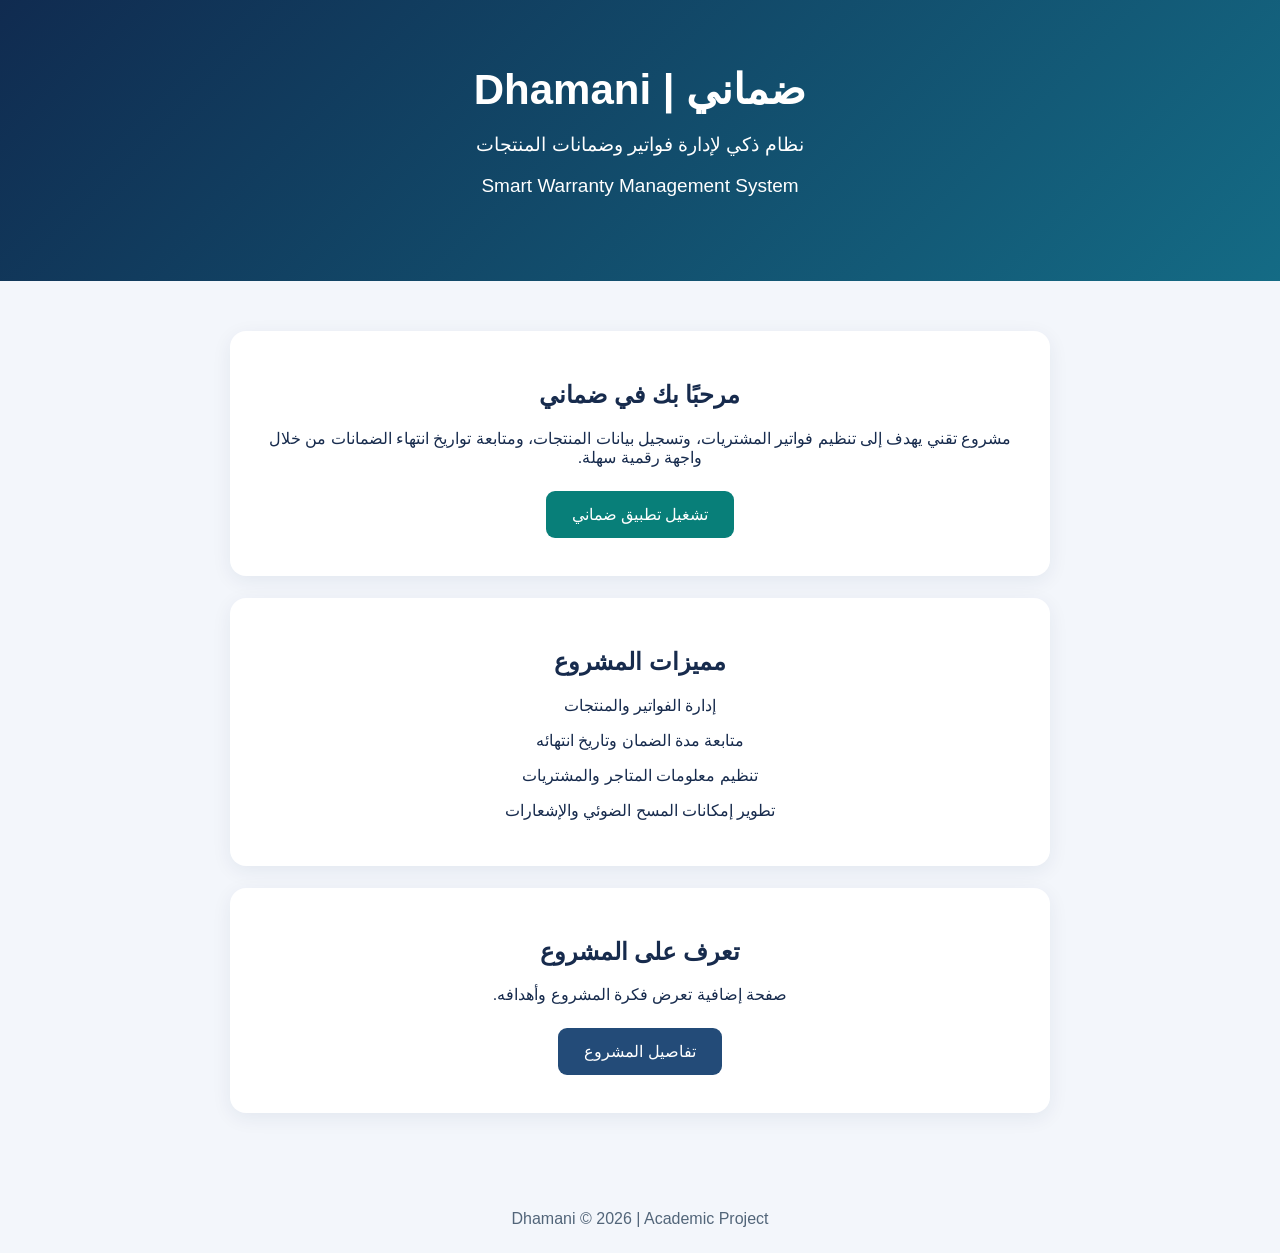
<file: index.html>
<!DOCTYPE html>
<html lang="ar" dir="rtl">
<head>
  <meta charset="UTF-8">
  <meta name="viewport" content="width=device-width, initial-scale=1">
  <title>ضماني | Dhamani</title>
  <style>
    * { box-sizing: border-box; }
    body {
      margin: 0;
      font-family: Tahoma, Arial, sans-serif;
      background: #f3f6fb;
      color: #172b4d;
      text-align: center;
    }
    header {
      background: linear-gradient(135deg, #102b50, #146b85);
      color: white;
      padding: 65px 20px;
    }
    h1 { font-size: 42px; margin: 0 0 12px; }
    header p { font-size: 19px; }
    main { max-width: 850px; margin: 35px auto; padding: 15px; }
    .card {
      background: white;
      padding: 30px;
      border-radius: 16px;
      margin-bottom: 22px;
      box-shadow: 0 5px 20px #102b5012;
    }
    .button {
      display: inline-block;
      background: #087f79;
      color: white;
      text-decoration: none;
      padding: 14px 26px;
      border-radius: 9px;
      margin: 8px;
    }
    .secondary { background: #234b78; }
    footer { padding: 25px; color: #526579; }
  </style>
</head>
<body>
  <header>
    <h1>ضماني | Dhamani</h1>
    <p>نظام ذكي لإدارة فواتير وضمانات المنتجات</p>
    <p>Smart Warranty Management System</p>
  </header>

  <main>
    <section class="card">
      <h2>مرحبًا بك في ضماني</h2>
      <p>
        مشروع تقني يهدف إلى تنظيم فواتير المشتريات،
        وتسجيل بيانات المنتجات، ومتابعة تواريخ
        انتهاء الضمانات من خلال واجهة رقمية سهلة.
      </p>
      <a class="button" href="https://dhamani.onrender.com/">
        تشغيل تطبيق ضماني
      </a>
    </section>

    <section class="card">
      <h2>مميزات المشروع</h2>
      <p>إدارة الفواتير والمنتجات</p>
      <p>متابعة مدة الضمان وتاريخ انتهائه</p>
      <p>تنظيم معلومات المتاجر والمشتريات</p>
      <p>تطوير إمكانات المسح الضوئي والإشعارات</p>
    </section>

    <section class="card">
      <h2>تعرف على المشروع</h2>
      <p>صفحة إضافية تعرض فكرة المشروع وأهدافه.</p>
      <a class="button secondary" href="about.html">
        تفاصيل المشروع
      </a>
    </section>
  </main>

  <footer>
    Dhamani © 2026 | Academic Project
  </footer>
</body>
</html>
</file>
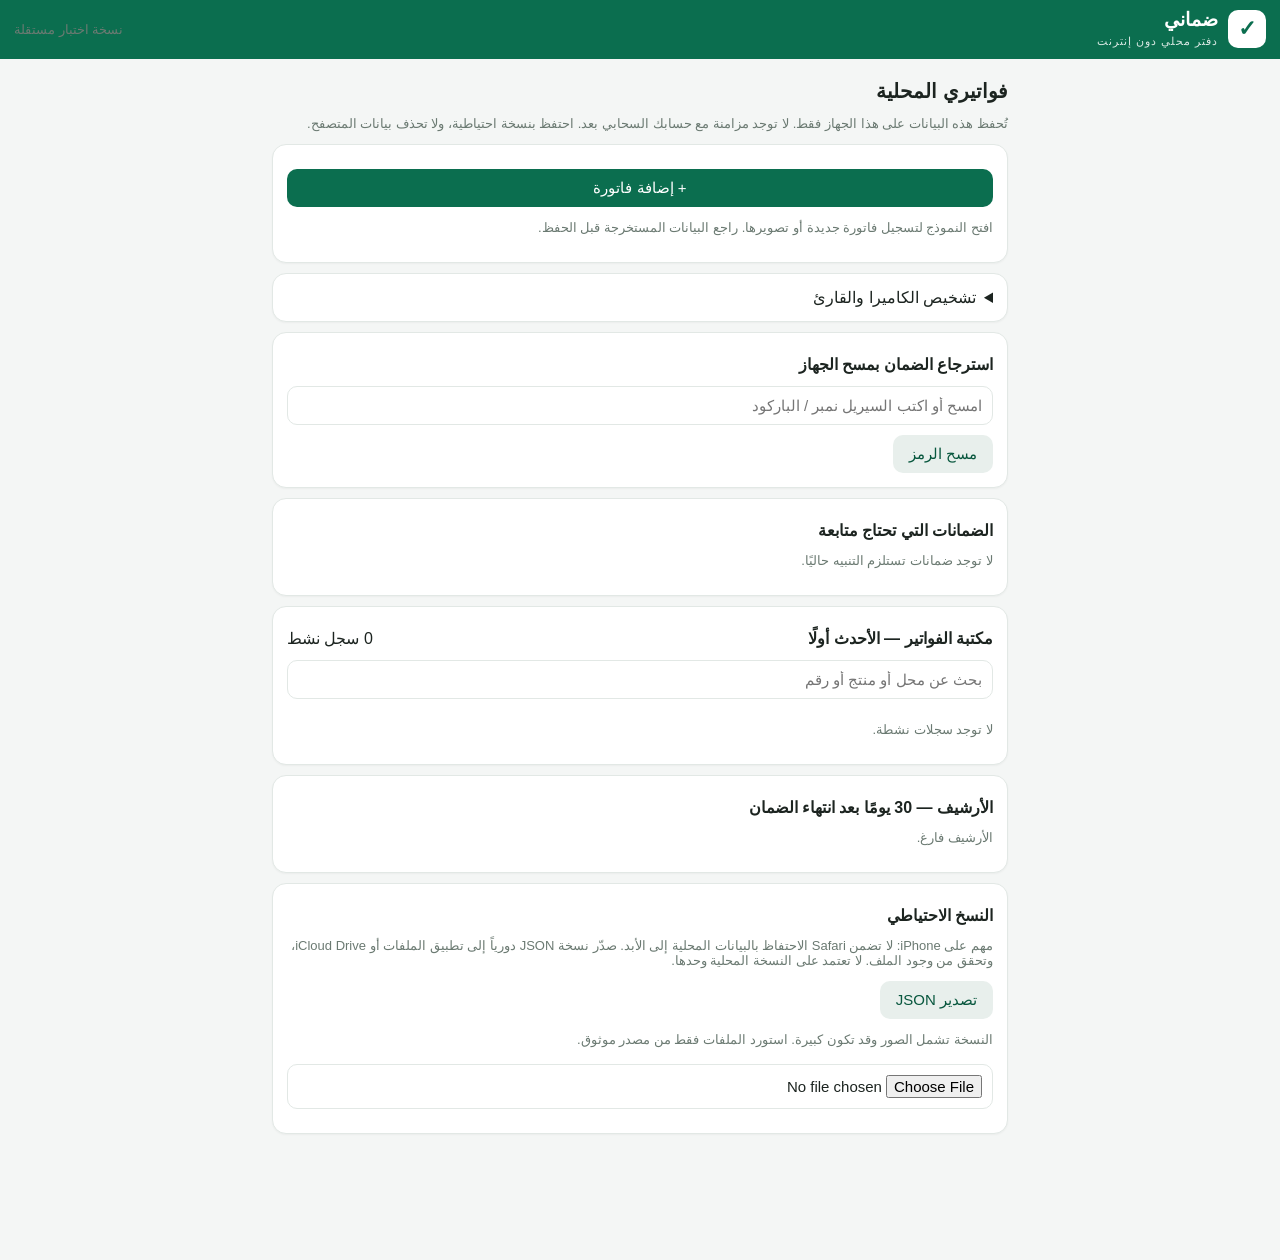
<file: offline-test/index.html>
<!doctype html>
<html lang="ar" dir="rtl"><head><meta charset="utf-8"><meta name="viewport" content="width=device-width,initial-scale=1,viewport-fit=cover"><meta name="theme-color" content="#0b6e4f"><title>ضماني — دفتر دون إنترنت</title><link rel="stylesheet" href="./styles.css"><link rel="manifest" href="./manifest.webmanifest"><meta name="apple-mobile-web-app-capable" content="yes"></head>
<body><header class="topbar"><div class="brand"><span class="logo">✓</span><div><strong>ضماني</strong><small>دفتر محلي دون إنترنت</small></div></div><span class="muted">نسخة اختبار مستقلة</span></header>
<main class="view"><h2>فواتيري المحلية</h2><p class="muted">تُحفظ هذه البيانات على هذا الجهاز فقط. لا توجد مزامنة مع حسابك السحابي بعد. احتفظ بنسخة احتياطية، ولا تحذف بيانات المتصفح.</p>
<div id="status" role="status" class="muted"></div><div class="card"><button id="addInvoice" type="button" class="btn block">+ إضافة فاتورة</button><p class="muted">افتح النموذج لتسجيل فاتورة جديدة أو تصويرها. راجع البيانات المستخرجة قبل الحفظ.</p></div>
<div id="invoicePanel" class="card" hidden><h3>إضافة فاتورة</h3><form id="form">
<label for="product">اسم المنتج</label><input id="product" required maxlength="150">
<label for="warrantyMonths">مدة الضمان بالأشهر</label><input id="warrantyMonths" type="number" min="0" max="600" step="1" placeholder="مثال: 12">
<label for="date">تاريخ بداية الضمان (تاريخ الشراء)</label><input id="date" type="date" required>
<label for="end">تاريخ انتهاء الضمان (يُحسب تلقائيًا)</label><input id="end" type="date" required>
<label for="price">سعر الشراء</label><input id="price" type="number" min="0" step="0.001">
<label for="currency">العملة</label><input id="currency" maxlength="10" placeholder="OMR">
<label for="merchant">اسم المحل</label><input id="merchant" required maxlength="150">
<label for="phones">أرقام هواتف المحل</label><input id="phones" type="tel" maxlength="150">
<label for="country">الدولة</label><input id="country" maxlength="100" value="سلطنة عمان">
<label for="governorate">المحافظة (إن وجدت)</label><input id="governorate" maxlength="100">
<label for="wilayat">الولاية (إن وجدت)</label><input id="wilayat" maxlength="100">
<label for="details">تفاصيل إضافية وشروط الضمان</label><textarea id="details" rows="3"></textarea>
<label for="warrantyNumber">رقم شهادة الضمان (إن وجد)</label><input id="warrantyNumber" maxlength="100">
<label for="serial">الرقم التسلسلي أو الباركود أو QR</label><input id="serial" maxlength="250" autocomplete="off">
<div id="liveScanner" class="card" hidden><h3>ماسح ضماني المباشر</h3><video id="scanVideo" autoplay playsinline muted style="width:100%;max-height:340px;background:#111;border-radius:12px;object-fit:contain"></video><p class="muted">وجّه الكاميرا إلى الرمز. يصدر صوت وتغلق الكاميرا عند نجاح القراءة.</p><button id="stopScan" type="button" class="btn secondary">إغلاق الماسح</button></div>
<button class="btn" type="button" id="scan">مسح باركود</button><button class="btn" type="button" id="scanQR">مسح QR مخصص</button>
<input id="barcodePhoto" type="file" accept="image/*" capture="environment" hidden>
<div style="margin-top:20px"><label>صورة الفاتورة الأصلية</label>
<input id="receipt" type="file" accept="image/*,application/pdf" hidden><input id="receiptCamera" type="file" accept="image/*" capture="environment" hidden>
<button class="btn" type="button" id="extractReceipt">تصوير فاتورة بالكاميرا</button>
<button class="btn" type="button" id="chooseReceipt">اختيار فاتورة من ألبوم الصور أو الملفات</button>
<p id="ocrReview" role="status" class="muted">ستظهر هنا الحقول التي تحتاج مراجعة أو إدخالًا يدويًا.</p><p id="selectedReceiptName" class="muted">لم يتم اختيار فاتورة بعد</p>
<p class="muted">قراءة OCR تجريبية؛ قد تخطئ في النصوص أو الأرقام. البيانات غير المؤكدة تُترك للمراجعة اليدوية. يدعم الصور وPDF (حتى أول 5 صفحات). الصورة الأصلية تحفظ عند حفظ الفاتورة.</p>
<details><summary>عرض النص المقروء للتدقيق</summary><textarea id="ocrText" rows="6" readonly placeholder="النص المستخرج"></textarea></details></div>
<label for="extraReceipts">صور إضافية لنفس الفاتورة (اختياري)</label><input id="extraReceipts" type="file" accept="image/*,application/pdf" multiple><p class="muted">يمكن إرفاق صور متعددة لنفس الضمان؛ تُحفظ الملفات الأصلية مع السجل.</p><button class="btn block" type="submit">حفظ الفاتورة</button></form></div>
<div class="card"><details><summary>تشخيص الكاميرا والقارئ</summary><button id="scannerDiag" type="button" class="btn secondary">تشخيص الكاميرا والقارئ</button><pre id="scannerDiagResult" style="white-space:pre-wrap;direction:ltr;text-align:left;font-size:12px"></pre></details></div>
<div class="card"><h3>استرجاع الضمان بمسح الجهاز</h3><input id="lookup" placeholder="امسح أو اكتب السيريل نمبر / الباركود"><button class="btn secondary" type="button" id="lookupScan">مسح الرمز</button><div id="lookupResult" role="status"></div></div><div class="card"><h3>الضمانات التي تحتاج متابعة</h3><div id="reminders"></div></div><div class="card"><div class="row"><h3>مكتبة الفواتير — الأحدث أولًا</h3><span id="count"></span></div><input id="search" placeholder="بحث عن محل أو منتج أو رقم"><div id="records"></div></div>
<div class="card"><h3>الأرشيف — 30 يومًا بعد انتهاء الضمان</h3><div id="archive"></div></div><div id="receiptDetails" class="card" hidden><h3>تفاصيل الفاتورة المحددة</h3><div id="receiptDetailsContent"></div><button class="btn secondary" id="closeReceiptDetails" type="button">إغلاق التفاصيل</button></div><div class="card"><h3>النسخ الاحتياطي</h3><p class="muted">مهم على iPhone: لا تضمن Safari الاحتفاظ بالبيانات المحلية إلى الأبد. صدّر نسخة JSON دورياً إلى تطبيق الملفات أو iCloud Drive، وتحقق من وجود الملف. لا تعتمد على النسخة المحلية وحدها.</p><button class="btn secondary" id="export" type="button">تصدير JSON</button><p class="muted">النسخة تشمل الصور وقد تكون كبيرة. استورد الملفات فقط من مصدر موثوق.</p><input id="import" type="file" accept="application/json,.json" aria-label="استيراد نسخة احتياطية"><div id="importResult" class="card" role="status" hidden></div><div id="importReview" class="card" hidden><p id="importSummary" role="status"></p><button id="importConfirm" class="btn" type="button">تأكيد استيراد النسخة</button> <button id="importCancel" class="btn secondary" type="button">إلغاء</button></div></div>
</main><script>
'use strict';
const $=id=>document.getElementById(id), esc=s=>String(s??'').replace(/[&<>"']/g,c=>({'&':'&amp;','<':'&lt;','>':'&gt;','"':'&quot;',"'":'&#39;'}[c]));
let db;
const ready=new Promise((resolve,reject)=>{const req=indexedDB.open('dhamani-offline-v1',1);req.onupgradeneeded=()=>{if(!req.result.objectStoreNames.contains('receipts'))req.result.createObjectStore('receipts',{keyPath:'id'});};req.onsuccess=()=>{db=req.result;resolve()};req.onerror=()=>reject(req.error)});
const tx=(mode,action)=>new Promise((resolve,reject)=>{const t=db.transaction('receipts',mode),s=t.objectStore('receipts');let result;const q=action(s);q.onsuccess=()=>result=q.result;t.oncomplete=()=>resolve(result);t.onerror=()=>reject(t.error)});
const all=()=>tx('readonly',s=>s.getAll());
let editingId=null;
let originalReceipt=null;
let originalAttachments=[];

const notify=msg=>$('status').textContent=msg;
function fileData(file){return new Promise((resolve,reject)=>{if(!file)return resolve(null);if(file.size>5*1024*1024)return reject(Error('حجم الملف أكبر من 5 ميجابايت'));const r=new FileReader;r.onload=()=>resolve({name:file.name,type:file.type,data:r.result});r.onerror=()=>reject(r.error);r.readAsDataURL(file)})}
let ocrWorker=null;
function parseReceiptText(raw){
 const lines=String(raw||'').replace(/[٠-٩]/g,d=>String('٠١٢٣٤٥٦٧٨٩'.indexOf(d))).replace(/[۰-۹]/g,d=>String('۰۱۲۳۴۵۶۷۸۹'.indexOf(d))).split(/\r?\n/).map(x=>x.trim()).filter(Boolean);
 const text=lines.join(' ');
 const result={merchant:'',product:'',country:'',governorate:'',wilayat:'',phones:'',date:'',months:0,price:'',currency:'',serial:'',warrantyNumber:'',details:''};
 const merchantLine=lines.find(x=>/(?:L\.?\s*L\.?\s*C\.?|شركة|TRADING|EQUIPMENTS|STORE|SHOP|MARKET|محل|مؤسسة|ESTABLISHMENT|LLC)/i.test(x)&&x.length<110);
 if(merchantLine)result.merchant=merchantLine.trim();
 const countryRules=[[/U\.?\s*A\.?\s*E\.?|United Arab Emirates|الإمارات/i,'الإمارات العربية المتحدة'],[/\bOMAN\b|سلطنة عمان/i,'سلطنة عمان'],[/Saudi Arabia|السعودية/i,'المملكة العربية السعودية'],[/\bQATAR\b|قطر/i,'قطر'],[/\bBAHRAIN\b|البحرين/i,'البحرين'],[/\bKUWAIT\b|الكويت/i,'الكويت']];
 for(const [pattern,value] of countryRules)if(pattern.test(text)){result.country=value;break}
 const labeled=(pattern)=>lines.map(x=>x.match(pattern)).find(Boolean);
 const warranty=labeled(/(?:warranty|guarantee)\s*(?:certificate\s*)?(?:no\.?|number|#)|(?:رقم\s*(?:شهادة\s*)?الضمان)/i);
 const warrantyNumber=text.match(/(?:warranty|guarantee)\s*(?:certificate\s*)?(?:no\.?|number|#)\s*[:#-]?\s*([A-Z0-9-]{4,24})|رقم\s*(?:شهادة\s*)?الضمان\s*[:#-]?\s*([A-Z0-9-]{4,24})/i);
 if(warrantyNumber)result.warrantyNumber=warrantyNumber[1]||warrantyNumber[2];
 const dates=[...text.matchAll(/\b([0-3]?\d)[\/.-]([01]?\d)[\/.-](20\d{2})\b|\b(20\d{2})[\/.-]([01]?\d)[\/.-]([0-3]?\d)\b/g)];
 const validDate=m=>{const y=Number(m[3]||m[4]),mo=Number(m[2]||m[5]),d=Number(m[1]||m[6]);const dt=new Date(Date.UTC(y,mo-1,d));return dt.getUTCFullYear()===y&&dt.getUTCMonth()===mo-1&&dt.getUTCDate()===d?y+'-'+String(mo).padStart(2,'0')+'-'+String(d).padStart(2,'0'):''};
 const candidates=dates.map(m=>({date:validDate(m),index:m.index})).filter(x=>x.date);
 const labeledDate=lines.find(x=>/(?:purchase\s*date|invoice\s*date|date\s*of\s*(?:purchase|issue)|تاريخ\s*(?:الشراء|الفاتورة|الإصدار))/i.test(x));
 const specific=labeledDate&&[...labeledDate.matchAll(/\b([0-3]?\d)[\/.-]([01]?\d)[\/.-](20\d{2})\b|\b(20\d{2})[\/.-]([01]?\d)[\/.-]([0-3]?\d)\b/g)].map(validDate).find(Boolean);
 result.date=specific||candidates[0]?.date||'';
 const duration=text.match(/(?:warranty|guarantee|ضمان|مدة\s*الضمان).{0,45}?(\d{1,3})\s*(months?|mo\b|شهر|أشهر|years?|yrs?|سنوات?|سنة|عام)/i);
 if(duration){const n=Number(duration[1]);result.months=/year|yr|سنة|سنوات|عام/i.test(duration[2])?n*12:n}
 else if(/\b(?:one\s*year|1\s*year)\b|عام\s*واحد|سنة\s*واحدة/i.test(text))result.months=12;
 const totalLines=lines.filter(x=>/(?:grand\s*total|amount\s*due|net\s*total|الإجمالي|المجموع|المبلغ\s*الإجمالي)/i.test(x));
 const total=totalLines.map(x=>x.match(/(\d[\d,]*(?:\.\d{1,3})?)(?!.*\d)/)).find(Boolean);
 if(total)result.price=total[1].replace(/,/g,'');
 const currency=text.match(/\b(OMR|AED|SAR|QAR|BHD|KWD|USD|EUR|GBP)\b|(?:ر\.?\s*ع\.?|ريال\s*عماني|درهم\s*إماراتي)/i);
 if(currency)result.currency=currency[1]?.toUpperCase()||(/درهم/.test(currency[0])?'AED':'OMR');
 const serial=text.match(/(?:serial\s*(?:no\.?|number|#)?|الرقم\s*التسلسلي|سيريال)\s*[:#-]?\s*([A-Z0-9-]{5,})/i);
 if(serial)result.serial=serial[1];
 const phoneLines=lines.filter(x=>/(?:tel|phone|mobile|هاتف|تلفون|اتصال)\s*[:：]?\s*/i.test(x));
 result.phones=[...new Set(phoneLines.flatMap(x=>[...x.matchAll(/(?:\+?\d[\d\s-]{7,16})/g)].map(m=>m[0].trim())))].join('، ');
 const productLine=lines.find(x=>/(?:product|item\s*name|description|اسم\s*المنتج|الصنف)\s*[:：]/i.test(x)&&x.length<130);
 if(productLine)result.product=productLine.replace(/^.*?(?:product|item\s*name|description|اسم\s*المنتج|الصنف)\s*[:：]\s*/i,'').trim();
 const contactPattern=/(?:هاتف\s*المحل|واتساب|phone|mobile|tel\b)/i;
 if(result.merchant&&contactPattern.test(result.merchant))result.merchant='';
 if(!result.merchant){const h=lines.slice(0,5).find(x=>x.length>=8&&x.length<=70&&/[\u0600-\u06FF]/.test(x)&&!/(?:فاتورة|ضمان|هاتف|واتساب|تاريخ|محافظة|ولاية|سلطنة|بيع|صيانة)/.test(x));if(h)result.merchant=h;}
 if(!result.product){const item=lines.find(x=>/(?:هاتف|حاسوب|لابتوب|تلفاز|ثلاجة|غسالة|مكيف|طابعة|جهاز)\s+.{3,}/.test(x)&&!/(?:هاتف\s*المحل|رقم\s*الهاتف|هاتف\s*العميل|واتساب|صيانة\s*الهواتف)/.test(x)&&x.length<100);if(item)result.product=item.trim();}
 const loc=lines.find(x=>/(?:محافظة|ولاية)/.test(x));
 if(loc){const g=loc.match(/محافظة\s+([\u0600-\u06FF]{3,})/),w=loc.match(/ولاية\s+([\u0600-\u06FF]{3,})/);if(g)result.governorate=g[1];if(w)result.wilayat=w[1];}
 const printedSerial=text.match(/\bSN-[A-Z0-9-]{7,}\b/i);if(printedSerial&&!result.serial)result.serial=printedSerial[0];
 if(result.governorate)result.governorate=result.governorate.replace(/[،,؛:]+$/g,'');
 if(result.wilayat)result.wilayat=result.wilayat.replace(/[،,؛:]+$/g,'');
 const pricedLine=lines.find(x=>/(?:المجموع\s*الكلي|الإجمالي|grand\s*total|total\s*amount)/i.test(x)&&/\d{1,7}[.,]\d{2,3}/.test(x));
 if(pricedLine){const amounts=[...pricedLine.matchAll(/\d{1,7}[.,]\d{2,3}/g)].map(m=>m[0]);if(amounts.length)result.price=amounts[amounts.length-1];}
 const phoneCandidates=lines.filter(x=>/(?:هاتف\s*المحل|الواتساب|واتساب|phone|mobile|tel\b)/i.test(x)&&!/(?:فاتورة|invoice|رقم\s*الضمان)/i.test(x));
 const omaniPhones=phoneCandidates.flatMap(x=>[...x.matchAll(/(?:\+?968[\s-]*)?[249]\d{7}\b/g)].map(m=>m[0].replace(/[\s-]/g,'')));
 if(omaniPhones.length)result.phones=[...new Set(omaniPhones.map(x=>x.startsWith('+')?x:x.startsWith('968')?'+'+x:'+968'+x))].join('، ');
 const labeledMerchant=lines.find(x=>/^(?:اسم\s*(?:المحل|المتجر)|merchant|store\s*name)\s*[:：]/i.test(x));
 if(labeledMerchant)result.merchant=labeledMerchant.replace(/^[^:：]+[:：]\s*/,'').trim();
 const shopLine=lines.slice(0,6).find(x=>/(?:عالم|مركز|متجر|معرض|مؤسسة|شركة|محلات|مكتبة|صيدلية|سوبرماركت)\s+[\u0600-\u06FF\s]{4,}/.test(x)&&!/(?:هاتف\s*المحل|واتساب)/.test(x)&&x.length<75);
 if(!result.merchant&&shopLine)result.merchant=shopLine;
 if(result.product){result.product=result.product.replace(/\s+\d+\s+\d{1,7}[.,]\d{2,3}.*$/,'').trim();}
 if(!result.product){const englishItem=lines.find(x=>/\b(?:Samsung|Apple|iPhone|Galaxy|Sony|LG|Huawei|Lenovo|Dell|HP)\b/i.test(x)&&x.length<90);if(englishItem)result.product=englishItem.replace(/^[\s(]+|[\s)]+$/g,'').trim();}
 const namedStore=lines.slice(0,12).find(x=>/^(?:عالم|مركز|متجر|معرض|محلات|مؤسسة|شركة|صيدلية|مكتبة)\s+[\u0600-\u06FF\s]{4,}$/i.test(x)&&x.length<85);
 if(namedStore)result.merchant=namedStore;
 const labeledRegion=text.match(/(?:محافظة|المحافظة)\s*[:：]?\s*([\u0600-\u06FF]{3,})/);
 if(labeledRegion)result.governorate=labeledRegion[1].replace(/[،,؛]+$/,'');
 const labeledWilayat=text.match(/(?:ولاية|الولاية)\s*[:：]?\s*([\u0600-\u06FF]{3,})/);
 if(labeledWilayat)result.wilayat=labeledWilayat[1].replace(/[،,؛]+$/,'');
 const serialAny=text.match(/\b(?:S\s*\/?\s*N|SN|IMEI)\s*[:#-]?\s*([A-Z0-9][A-Z0-9-]{7,})\b/i);
 if(serialAny&&!result.serial)result.serial=serialAny[1];
 const explicitWarranty=lines.find(x=>/(?:رقم\s*شهادة\s*الضمان|warranty\s*certificate\s*(?:no|number))/i.test(x));
 if(!explicitWarranty)result.warrantyNumber='';
 const moneyCandidates=[];
 for(let i=0;i<lines.length;i++){
  const line=lines[i];if(!/(?:المجموع\s*الكلي|إجمالي\s*(?:الفاتورة|المبلغ)|المبلغ\s*الإجمالي|grand\s*total|amount\s*due|total\s*amount)/i.test(line))continue;
  for(const part of [line,lines[i+1]||'']){
   for(const m of part.matchAll(/(?:\b|^)(\d{1,6}(?:[.,]\d{3})|\d{1,6}(?:[.,]\d{2}))(?!\d)/g)){
    const n=Number(m[1].replace(',','.'));if(Number.isFinite(n)&&n>0)moneyCandidates.push({n,raw:m[1]});
   }
  }
 }
 if(moneyCandidates.length)result.price=String(moneyCandidates.sort((a,b)=>b.n-a.n)[0].n);
 if(!result.merchant){const firstHeader=lines.slice(0,9).find(x=>/^(?:عالم|مركز|متجر|معرض|مؤسسة|شركة|محلات|صيدلية|مكتبة)\s+[\u0600-\u06FF\s]{3,}/.test(x)&&!/(?:فاتورة|هاتف|واتساب)/.test(x));if(firstHeader)result.merchant=firstHeader.trim();}
 // Recover item-row amounts when OCR corrupts the grand-total line.
 const itemAmounts=[];
 for(const line of lines){
  if(!/(?:سامسونج|جالاكسي|هاتف|Samsung|Galaxy|iPhone|حاسوب|لابتوب|تلفاز|ثلاجة|مكيف)/i.test(line)||/(?:هاتف\s*المحل|رقم\s*الهاتف|واتساب|ضمان|تاريخ)/i.test(line))continue;
  for(const m of line.matchAll(/(?:^|\s)(\d{1,6}[.,]\d{3})(?=\s|$)/g)){const n=Number(m[1].replace(',','.'));if(n>0&&n<100000)itemAmounts.push(n);}
 }
 const currentPrice=Number(result.price);
 if(itemAmounts.length&&(!Number.isFinite(currentPrice)||currentPrice<=0)){result.price=String(Math.max(...itemAmounts));}
 // Never treat a zero-value OCR total as a confirmed purchase price.
 if(result.price&&Number(result.price)===0)result.price='';
 if(/manufacturing defects|عيوب التصنيع/i.test(text))result.details='الضمان ضد عيوب التصنيع فقط. يرجى مراجعة الشروط والاستثناءات في الوثيقة الأصلية.';
 return result;
}
async function extractSelectedReceipt(){
 const file=$('receipt').files?.[0];if(!file){notify('اختر صورة فاتورة أولًا.');return}
 if(!file.type.startsWith('image/')&&file.type!=='application/pdf'&&!/\.pdf$/i.test(file.name)){notify('الصيغة غير مدعومة. اختر صورة JPG أو PNG أو HEIC يدعمها الهاتف، أو ملف PDF.');return}
 const button=$('extractReceipt');button.disabled=true;notify('جارٍ قراءة الفاتورة محليًا؛ قد يستغرق الأمر بعض الوقت...');
 try{
  if(!window.Tesseract)throw Error('محرك OCR غير متاح. تأكد من اتصال التحميل الأول ثم أعد فتح الصفحة.');
  if(!ocrWorker)ocrWorker=await Tesseract.createWorker('ara+eng',1,{workerPath:new URL('./ocr/worker.min.js',location.href).href,corePath:new URL('./ocr/tesseract-core-simd-lstm.wasm.js',location.href).href,langPath:new URL('./ocr/',location.href).href,gzip:true});
  const raw=await readInvoiceText(file);
  $('ocrText').value=raw;
  if(!raw.trim())throw Error('لم يُستخرج نص واضح من الصورة.');
  const parsed=parseReceiptText(raw);
  for(const [key,value] of Object.entries({merchant:parsed.merchant,product:parsed.product,currency:parsed.currency,country:parsed.country,governorate:parsed.governorate,wilayat:parsed.wilayat,phones:parsed.phones,date:parsed.date,warrantyMonths:parsed.months||'',price:parsed.price,serial:parsed.serial,warrantyNumber:parsed.warrantyNumber,details:parsed.details})){if(!value)continue;const field=$(key);const existing=String(field.value||'').trim();const defaultValue=key==='country'&&existing==='سلطنة عمان'||key==='currency'&&existing==='OMR';if(existing&&!defaultValue&&existing!==String(value)&&!confirm('حقل «'+(field.closest('label')?.textContent?.trim()||key)+'» يحتوي قيمة موجودة. هل تريد استبدالها بالنص المستخرج؟'))continue;field.value=value}
  if(!parsed.country)$('country').value='سلطنة عمان';
  updateExpiry();
  const requiredReview=[['product','اسم المنتج'],['merchant','اسم المحل'],['date','تاريخ الشراء'],['warrantyMonths','مدة الضمان'],['price','السعر'],['governorate','المحافظة'],['wilayat','الولاية'],['serial','الرقم التسلسلي']].filter(([id])=>!String($(id).value||'').trim()).map(x=>x[1]);
  $('ocrReview').textContent=requiredReview.length?'حقول تحتاج إدخالًا يدويًا أو مراجعة: '+requiredReview.join('، '):'تمت تعبئة الحقول الأساسية؛ راجع القيم مع الفاتورة الأصلية قبل الحفظ.';
  notify('اكتملت قراءة الفاتورة. راجع جميع البيانات، وأكمل الحقول غير الموجودة أو غير المقروءة يدويًا.');
 }catch(e){console.error('Receipt OCR:',e);notify('تعذر استخراج البيانات: '+(e?.message||String(e))+' — أرسل صورة رسالة الخطأ.')}
 finally{button.disabled=false}
}

function receiptTextScore(t){const s=String(t||'');return s.trim().length/40+((s.match(/(?:ضمان|فاتورة|محافظة|ولاية|اسم\s*المحل|متجر|مؤسسة|شركة|رقم\s*شهادة|SN-[A-Z0-9-]+|\d{2}\/\d{2}\/20\d{2})/gi)||[]).length*4)}
async function readInvoiceText(file){
 if(file.type==='application/pdf'||/\.pdf$/i.test(file.name)){
  if(!window.pdfjsLib)throw Error('قارئ PDF لم يكتمل تحميله. حدّث الصفحة بعد اكتمال النشر.');
  pdfjsLib.GlobalWorkerOptions.workerSrc='./ocr/pdf.worker.min.js';
  const pdf=await pdfjsLib.getDocument({data:new Uint8Array(await file.arrayBuffer())}).promise;
  const texts=[];
  const pages=Math.min(pdf.numPages,5);
  for(let i=1;i<=pages;i++){
   notify('قراءة صفحة '+i+' من '+pages+' من ملف PDF...');
   const page=await pdf.getPage(i);
   const layer=await page.getTextContent();
   const nativeText=layer.items.map(x=>x.str||'').join(' ');
   if(nativeText.trim().length>100){texts.push(nativeText);continue}
   const viewport=page.getViewport({scale:Math.min(2.2,2100/page.getViewport({scale:1}).width)});
   const canvas=document.createElement('canvas');canvas.width=Math.ceil(viewport.width);canvas.height=Math.ceil(viewport.height);
   await page.render({canvasContext:canvas.getContext('2d'),viewport}).promise;
   const result=await ocrWorker.recognize(canvas);texts.push(result.data.text||'');
  }
  return texts.join('\n');
 }
 const prepared=await prepareReceiptForOCR(file);
 const first=await ocrWorker.recognize(prepared);
 const initial=first.data.text||'';
 notify('تحسين قراءة الفاتورة: فحص الصورة الأصلية وعنوان المحل...');
 const original=await ocrWorker.recognize(file);
 const originalText=original.data.text||'';
 const best=[initial,originalText].sort((a,b)=>receiptTextScore(b)-receiptTextScore(a))[0];
 const top=document.createElement('canvas');top.width=prepared.width;top.height=Math.max(1,Math.round(prepared.height*.32));
 top.getContext('2d').drawImage(prepared,0,0,prepared.width,top.height,0,0,top.width,top.height);
 const header=await ocrWorker.recognize(top);
 const headerText=(header.data.text||'').trim();
 // Enlarge the very top banner independently: decorative store names are often missed in full-page OCR.
 const banner=document.createElement('canvas');banner.width=Math.min(3000,Math.max(1200,prepared.width*2));banner.height=Math.max(1,Math.round(banner.width/prepared.width*prepared.height*.17));
 const bctx=banner.getContext('2d',{willReadFrequently:true});bctx.fillStyle='#ffffff';bctx.fillRect(0,0,banner.width,banner.height);
 bctx.drawImage(prepared,0,0,prepared.width,Math.max(1,Math.round(prepared.height*.17)),0,0,banner.width,banner.height);
 const bannerRead=await ocrWorker.recognize(banner);
 const bannerText=(bannerRead.data.text||'').trim();
 // Dark mastheads with white Arabic lettering need an inverted, high-contrast OCR pass.
 const inverted=document.createElement('canvas');inverted.width=banner.width;inverted.height=banner.height;
 const ictx=inverted.getContext('2d',{willReadFrequently:true});ictx.drawImage(banner,0,0);
 const imageData=ictx.getImageData(0,0,inverted.width,inverted.height);
 for(let i=0;i<imageData.data.length;i+=4){const p=imageData.data;const lum=.299*p[i]+.587*p[i+1]+.114*p[i+2];const v=lum>135?0:255;p[i]=p[i+1]=p[i+2]=v;}
 ictx.putImageData(imageData,0,0);
 notify('جارٍ قراءة اسم المحل من الترويسة الداكنة...');
 const invertedRead=await ocrWorker.recognize(inverted);
 const invertedText=(invertedRead.data.text||'').trim();
 let combined=[invertedText,bannerText,headerText,best].filter(Boolean).join('\n');
 if(!/(?:المجموع\s*الكلي|grand\s*total|amount\s*due).{0,80}\d{1,6}[.,]\d{2,3}/i.test(combined)){
  notify('جارٍ تدقيق منطقة المبلغ الإجمالي في أسفل الفاتورة...');
  const bottom=document.createElement('canvas');bottom.width=prepared.width;bottom.height=Math.max(1,Math.round(prepared.height*.5));
  bottom.getContext('2d').drawImage(prepared,0,prepared.height-bottom.height,prepared.width,bottom.height,0,0,bottom.width,bottom.height);
  const amountPass=await ocrWorker.recognize(bottom);
  const amountText=(amountPass.data.text||'').trim();if(amountText)combined+='\n'+amountText;
 }
 return combined;
}
async function prepareReceiptForOCR(file){
 const bitmap=await createImageBitmap(file);
 const scale=Math.min(2,2400/Math.max(bitmap.width,bitmap.height));
 const canvas=document.createElement('canvas');canvas.width=Math.round(bitmap.width*scale);canvas.height=Math.round(bitmap.height*scale);
 const ctx=canvas.getContext('2d',{willReadFrequently:true});ctx.drawImage(bitmap,0,0,canvas.width,canvas.height);bitmap.close?.();
 const pixels=ctx.getImageData(0,0,canvas.width,canvas.height);const p=pixels.data;
 for(let i=0;i<p.length;i+=4){const v=.299*p[i]+.587*p[i+1]+.114*p[i+2];const contrast=Math.max(0,Math.min(255,(v-128)*1.4+128));p[i]=p[i+1]=p[i+2]=contrast}
 ctx.putImageData(pixels,0,0);return canvas;
}
let receiptProcessing=false;
$('extractReceipt').onclick=()=>{if(receiptProcessing)return;$('receiptCamera').value='';$('receiptCamera').click()};
$('chooseReceipt').onclick=()=>{if(receiptProcessing)return;$('receipt').value='';$('receipt').click()};
async function handleReceiptSelection(file){
 if(!file||receiptProcessing)return;
 receiptProcessing=true;
 try{
  const ids=['merchant','country','governorate','wilayat','phones','warrantyNumber','product','serial','price','currency','warrantyMonths','date','end','details','ocrText'];
  for(const id of ids)$(id).value='';
  $('country').value='سلطنة عمان';
  $('selectedReceiptName').textContent='الصورة المختارة: '+file.name;
  notify('جارٍ استخراج بيانات الفاتورة الجديدة...');
  await extractSelectedReceipt();
 }finally{receiptProcessing=false}
}
$('receiptCamera').addEventListener('change',async()=>{
 const file=$('receiptCamera').files?.[0];if(!file)return;
 const dt=new DataTransfer();dt.items.add(file);$('receipt').files=dt.files;
 await handleReceiptSelection(file);
});
$('receipt').addEventListener('change',async()=>{await handleReceiptSelection($('receipt').files?.[0])});

$('addInvoice').onclick=()=>{const panel=$('invoicePanel');if(!panel.hidden){panel.scrollIntoView({behavior:'smooth',block:'start'});return} $('form').reset();$('country').value='سلطنة عمان';editingId=null;originalReceipt=null;originalAttachments=[];$('ocrText').value='';$('selectedReceiptName').textContent='لم يتم اختيار فاتورة بعد';panel.hidden=false;panel.scrollIntoView({behavior:'smooth',block:'start'})};
const dayMs=86400000;
function updateExpiry(){const date=$('date').value,months=Number($('warrantyMonths').value);if(!date||!Number.isInteger(months)||months<=0)return;const [y,m,d]=date.split('-').map(Number);const first=new Date(Date.UTC(y,m-1+months,1));const last=new Date(Date.UTC(first.getUTCFullYear(),first.getUTCMonth()+1,0)).getUTCDate();first.setUTCDate(Math.min(d,last));$('end').value=first.toISOString().slice(0,10)}
$('date').addEventListener('change',updateExpiry);$('warrantyMonths').addEventListener('input',updateExpiry);
function warrantyReminder(x){const start=new Date(x.date+'T12:00:00'),end=new Date(x.end+'T12:00:00');if(!Number.isFinite(+start)||!Number.isFinite(+end))return null;const months=(end.getFullYear()-start.getFullYear())*12+end.getMonth()-start.getMonth()+(end.getDate()-start.getDate())/31;const lead=months>36?30:months>12?14:months>1?7:0;const remaining=Math.ceil((end-Date.now())/dayMs);return {lead,remaining,due:lead>0&&remaining>=0&&remaining<=lead,expired:remaining<0};}
async function lookup(){await ready;const code=$('lookup').value.trim().toLowerCase();const matches=code?(await all()).filter(x=>String(x.serial||'').trim().toLowerCase()===code):[];$('lookupResult').innerHTML=matches.length?matches.map(x=>'<div class="list-item"><b>'+esc(x.product)+'</b><p>المحل: '+esc(x.merchant)+'</p><p>بداية الضمان: '+esc(x.date)+'</p><p>نهاية الضمان: '+esc(x.end)+'</p></div>').join(''):'<p class="muted">لم يُعثر على ضمان مطابق لهذا الرمز.</p>'}
let liveControls=null;let qrTimer=null;let qrBusy=false;
let scannerDebug='';function scanLog(s){scannerDebug=s;const el=$('scannerDiagResult');if(el)el.textContent=(el.textContent||'')+'\n'+s;}
$('scannerDiag').onclick=async()=>{const lines=[];const log=s=>{lines.push(s);$('scannerDiagResult').textContent=lines.join('\n')};log('Secure context: '+window.isSecureContext);log('MediaDevices: '+Boolean(navigator.mediaDevices?.getUserMedia));log('ZXing bundle: '+Boolean(window.ZXingOffline));log('Live reader: '+Boolean(window.ZXingOffline?.startCamera));log('Image reader: '+Boolean(window.ZXingOffline?.decodeImage));log('BarcodeDetector: '+('BarcodeDetector' in window));log('jsQR: '+(typeof jsQR));log('Tesseract OCR: '+Boolean(window.Tesseract));log('Video permissions must be granted after clicking scan.');};
function beep(){try{const AudioCtx=window.AudioContext||window.webkitAudioContext;if(!AudioCtx)return;const ctx=new AudioCtx(),osc=ctx.createOscillator(),gain=ctx.createGain();osc.type='sine';osc.frequency.value=1100;gain.gain.setValueAtTime(0.08,ctx.currentTime);gain.gain.exponentialRampToValueAtTime(0.001,ctx.currentTime+0.16);osc.connect(gain);gain.connect(ctx.destination);osc.start();osc.stop(ctx.currentTime+0.16);osc.onended=()=>ctx.close()}catch(e){console.warn('Beep unavailable',e)}}
function stopLive(){if(qrTimer){clearInterval(qrTimer);qrTimer=null}qrBusy=false;if(liveControls){liveControls.stop();liveControls=null}const v=$('scanVideo');if(v.srcObject){v.srcObject.getTracks().forEach(t=>t.stop());v.srcObject=null}$('liveScanner').hidden=true}
$('stopScan').onclick=stopLive;
async function scanCode(target,qrOnly=false){
 if(window.ZXingOffline?.startCamera&&navigator.mediaDevices?.getUserMedia){
  try{
   stopLive();$('liveScanner').hidden=false;$('liveScanner').scrollIntoView({behavior:'smooth',block:'center'});notify('جارٍ تشغيل الكاميرا المباشرة...');scanLog('START live camera '+(qrOnly?'QR ONLY ':'ALL ') +new Date().toISOString());
   let accepted=false;
   liveControls=await window.ZXingOffline.startCamera($('scanVideo'),async (value,format)=>{
    if(accepted||!value)return;accepted=true;
    $(target).value=value.trim();scanLog('DECODE SUCCESS format '+format+' length '+value.length);beep();stopLive();
    notify('تمت قراءة الرمز بنجاح: '+value+' — أكمل البيانات واضغط حفظ.');
    if(target==='lookup')await lookup();
   },qrOnly);
   scanLog('STREAM READY '+$('scanVideo').videoWidth+'x'+$('scanVideo').videoHeight);
   if(qrOnly&&typeof jsQR==='function'){
    qrTimer=setInterval(()=>{
     if(qrBusy||accepted)return;
     const v=$('scanVideo');if(!v.videoWidth||!v.videoHeight)return;
     qrBusy=true;
     try{
      const canvas=document.createElement('canvas');canvas.width=v.videoWidth;canvas.height=v.videoHeight;
      const ctx=canvas.getContext('2d',{willReadFrequently:true});ctx.drawImage(v,0,0);
      const p=ctx.getImageData(0,0,canvas.width,canvas.height);
      const hit=jsQR(p.data,canvas.width,canvas.height,{inversionAttempts:'attemptBoth'});
      if(hit?.data){accepted=true;$(target).value=hit.data;scanLog('QR FALLBACK SUCCESS '+hit.data.length);beep();stopLive();notify('تمت قراءة QR: '+hit.data);if(target==='lookup')lookup().catch(e=>notify(e.message))}
     }catch(e){scanLog('QR fallback error '+e.message)}finally{qrBusy=false}
    },350);
    scanLog('QR fallback live frames enabled');
   }
   notify('الكاميرا تعمل. قرّب الرمز داخل الإطار وثبّت الهاتف.');return;
  }catch(err){scanLog('STREAM ERROR: '+err.name+': '+err.message);stopLive();notify('تعذر تشغيل المسح المباشر: '+err.message);}
 }

 notify('تعذر تشغيل القارئ المباشر. استخدم تشخيص الكاميرا لمعرفة السبب؛ لا يتم تصوير فاتورة بدلًا من قراءة الرمز.');return;
 const input=$('barcodePhoto');
 input.value='';
 input.onchange=async()=>{
  const file=input.files?.[0];if(!file)return;
  notify('جارٍ تحليل الصورة... يرجى الانتظار');
  try{
   let value='';
   // ZXing handles QR and linear barcodes without relying on Safari BarcodeDetector.
   if(window.ZXingOffline?.decodeImage){
    try{value=await window.ZXingOffline.decodeImage(file)}
    catch(err){console.warn('ZXing decode',err)}
   }
   if(!value && typeof jsQR==='function'){
    const img=await createImageBitmap(file);
    try{
     const canvas=document.createElement('canvas');
     canvas.width=img.width;canvas.height=img.height;
     const ctx=canvas.getContext('2d',{willReadFrequently:true});
     ctx.drawImage(img,0,0);
     value=jsQR(ctx.getImageData(0,0,canvas.width,canvas.height).data,canvas.width,canvas.height)?.data||'';
    }finally{img.close()}
   }
   if(!value)throw Error('تعذر قراءة الرمز من الصورة. تأكد من وضوح الخطوط والإضاءة، أو أدخل الرقم يدويًا. الرقم المطبوع كنص يحتاج إلى OCR.');
   $(target).value=value.trim();
   notify('تم استخراج الرمز: '+value+' — أكمل بيانات الفاتورة واضغط حفظ على الجهاز.');
   if(target==='lookup')await lookup();
  }catch(err){notify('لم يتم استخراج الرقم: '+err.message)}
 };
 input.click();
}
$('scan').onclick=()=>scanCode('serial');$('scanQR').onclick=()=>scanCode('serial',true);
$('lookupScan').onclick=()=>scanCode('lookup');
$('lookup').onchange=()=>lookup().catch(e=>notify(e.message));
function saveBlob(text,name){const a=document.createElement('a');const url=URL.createObjectURL(new Blob([text],{type:'application/json'}));a.href=url;a.download=name;a.click();setTimeout(()=>URL.revokeObjectURL(url),30000)}
function expiryDay(x){if(!/^\d{4}-\d{2}-\d{2}$/.test(x.end||''))return null;const d=new Date(x.end+'T00:00:00Z');return Number.isFinite(+d)&&d.toISOString().slice(0,10)===x.end?d:null}
function archiveState(x){const d=expiryDay(x);if(!d)return {kind:'unknown'};const today=new Date().toISOString().slice(0,10);if(x.end>=today)return {kind:'active'};const deleteAt=new Date(d.getTime()+31*dayMs);const deleteDate=deleteAt.toISOString().slice(0,10);return {kind:today>=deleteDate?'delete':'archive',deleteDate};}
async function cleanupExpired(){await ready;const old=(await all()).filter(x=>archiveState(x).kind==='delete');for(const x of old)await tx('readwrite',s=>s.delete(x.id));return old.length}
function receiptCard(x,archived=false){const a=archiveState(x);return '<div class="list-item"><b>'+esc(x.product)+'</b><p>'+esc(x.merchant)+' · '+esc(x.serial)+'</p><p>الشراء: '+esc(x.date)+' — نهاية الضمان: '+esc(x.end)+'</p>'+(archived?'<p>مؤرشف لمدة 30 يومًا بعد انتهاء الضمان، ثم يُحذف تلقائيًا عند فتح التطبيق. صدّر نسخة احتياطية للاحتفاظ به.</p>':'')+'<button class="btn secondary small" data-id="'+esc(x.id)+'" data-action="open">عرض الفاتورة</button> <button class="btn secondary small" data-id="'+esc(x.id)+'" data-action="edit">تعديل</button> <button class="btn danger small" data-id="'+esc(x.id)+'" data-action="delete">حذف</button></div>'}
async function render(){const deleted=await cleanupExpired(),list=await all(),q=$('search').value.trim().toLowerCase();if(deleted)notify('تم حذف '+deleted+' فاتورة منتهية بعد انتهاء مهلة الأرشفة 30 يومًا.');const active=list.filter(x=>!['archive','delete'].includes(archiveState(x).kind)),archived=list.filter(x=>['archive','delete'].includes(archiveState(x).kind));$('count').textContent=active.length+' سجل نشط';const match=x=>[x.merchant,x.product,x.serial,x.warrantyNumber,x.phones,x.country,x.governorate,x.wilayat].some(v=>String(v||'').toLowerCase().includes(q));const sort=(a,b)=>String(b.created||'').localeCompare(String(a.created||''));const items=active.filter(match).sort(sort);$('reminders').innerHTML=list.map(x=>({x,r:warrantyReminder(x),a:archiveState(x)})).filter(v=>['archive','delete'].includes(v.a.kind)||(v.r&&v.r.due)).map(({x,r,a})=>'<p><b>'+esc(x.product)+'</b> — '+(['archive','delete'].includes(a.kind)?'انتهى الضمان؛ محفوظ في الأرشيف':'متبقي '+r.remaining+' يوم، تنبيه قبل '+r.lead+' يوم')+'</p>').join('')||'<p class="muted">لا توجد ضمانات تستلزم التنبيه حاليًا.</p>';$('records').innerHTML=items.length?items.map(x=>receiptCard(x)).join(''):'<p class="muted">لا توجد سجلات نشطة.</p>';$('archive').innerHTML=archived.filter(match).sort(sort).map(x=>receiptCard(x,true)).join('')||'<p class="muted">الأرشيف فارغ.</p>'}

$('form').onsubmit=async e=>{e.preventDefault();try{await ready;const file=$('receipt').files[0],receipt=file?await fileData(file):originalReceipt;const attachments=[...originalAttachments,...await Promise.all([...$('extraReceipts').files].map(fileData))];const previous=editingId?await tx('readonly',s=>s.get(editingId)):null;const obj={id:previous?.id||crypto.randomUUID(),created:previous?.created||new Date().toISOString(),updated:new Date().toISOString(),attachments,merchant:$('merchant').value.trim(),warrantyNumber:$('warrantyNumber').value.trim(),country:$('country').value.trim(),governorate:$('governorate').value.trim(),wilayat:$('wilayat').value.trim(),phones:$('phones').value.trim(),price:$('price').value,currency:$('currency').value.trim(),warrantyMonths:$('warrantyMonths').value,details:$('details').value.trim(),product:$('product').value.trim(),serial:$('serial').value.trim(),date:$('date').value,end:$('end').value,receipt};if(obj.end<obj.date)throw Error('تاريخ انتهاء الضمان يسبق الشراء');const normalize=v=>String(v||'').trim().toLocaleLowerCase('ar').replace(/\s+/g,' ');const existing=(await all()).filter(x=>x.id!==obj.id);const matches=existing.filter(x=>normalize(x.merchant)===normalize(obj.merchant)&&x.date===obj.date&&((obj.serial&&x.serial&&normalize(x.serial)===normalize(obj.serial))||(!obj.serial&&!x.serial&&normalize(x.product)===normalize(obj.product))));if(matches.length&&!confirm('تنبيه: توجد فاتورة محفوظة بنفس المحل وتاريخ الشراء و'+(obj.serial?'الرقم التسلسلي':'اسم المنتج')+'. هل تريد حفظ سجل آخر رغم احتمال التكرار؟')){notify('لم تُحفظ فاتورة مكررة. يمكنك مراجعة السجل الموجود.');return}await tx('readwrite',s=>s.put(obj));editingId=null;originalReceipt=null;originalAttachments=[];$('form').reset();$('country').value='سلطنة عمان';$('selectedReceiptName').textContent='لم يتم اختيار فاتورة بعد';$('invoicePanel').hidden=true;notify('حُفظت الفاتورة في المكتبة بنجاح. اضغط إضافة فاتورة لتسجيل فاتورة أخرى.');await render();$('records').scrollIntoView({behavior:'smooth',block:'start'})}catch(err){notify('تعذر الحفظ: '+err.message)}};
async function recordAction(e){
 const b=e.target.closest('button[data-id]');if(!b)return;await ready;
 const obj=await tx('readonly',s=>s.get(b.dataset.id));if(!obj)return;
 if(b.dataset.action==='delete'){if(!confirm('حذف هذا السجل نهائيًا من الجهاز؟ تأكد من وجود نسخة احتياطية.'))return;await tx('readwrite',s=>s.delete(obj.id));await render();return}
 if(b.dataset.action==='open'){
  const fields=[['اسم المنتج','product'],['اسم المحل','merchant'],['تاريخ الإدخال','created'],['تاريخ الشراء','date'],['تاريخ انتهاء الضمان','end'],['مدة الضمان بالأشهر','warrantyMonths'],['السعر','price'],['العملة','currency'],['الدولة','country'],['المحافظة','governorate'],['الولاية','wilayat'],['أرقام التواصل','phones'],['الرقم التسلسلي','serial'],['رقم شهادة الضمان','warrantyNumber'],['تفاصيل وشروط الضمان','details']];
  const files=[obj.receipt,...(obj.attachments||[])].filter(Boolean);
  const safeData=x=>/^data:(?:image\/(?:png|jpeg|webp|gif)|application\/pdf);base64,/i.test(x||'')?x:'';
  const attachments=files.map((file,i)=>{const url=safeData(file.data);if(!url)return '';return '<div><b>مرفق '+(i+1)+': '+esc(file.name||'فاتورة')+'</b><p><a download="'+esc(file.name||'invoice')+'" href="'+esc(url)+'">فتح أو حفظ المرفق</a></p>'+(String(file.type||'').startsWith('image/')?'<img alt="صورة الفاتورة" style="max-width:100%;height:auto" src="'+esc(url)+'">':'')+'</div>'}).join('');
  $('receiptDetailsContent').innerHTML=fields.map(([label,key])=>'<p><b>'+esc(label)+':</b> '+esc(obj[key]||'—')+'</p>').join('')+attachments;
  $('receiptDetails').hidden=false;$('receiptDetails').scrollIntoView({behavior:'smooth',block:'start'});return;
 }
 if(b.dataset.action==='edit'){
  editingId=obj.id;originalReceipt=obj.receipt||null;originalAttachments=obj.attachments||[];
  $('form').reset();
  for(const id of ['product','warrantyMonths','date','end','price','currency','merchant','phones','country','governorate','wilayat','details','warrantyNumber','serial'])$(id).value=obj[id]??'';
  $('selectedReceiptName').textContent='تعديل سجل محفوظ: ستبقى الصورة الأصلية والمرفقات ما لم تستبدلها';
  $('invoicePanel').hidden=false;$('invoicePanel').scrollIntoView({behavior:'smooth',block:'start'});notify('وضع تعديل الفاتورة. اضغط حفظ الفاتورة لاعتماد التغييرات.');return;
 }
 const files=[obj.receipt,...(obj.attachments||[])].filter(Boolean);
 if(!files.length){notify('لا توجد صورة مرفقة');return}
 for(const [i,attachment] of files.entries()){
  const data=attachment.data;
  if(!/^data:(image\/(png|jpeg|webp|gif)|application\/pdf);base64,/i.test(data)){notify('صيغة الملف غير مدعومة للعرض');continue}
  const link=document.createElement('a');link.href=data;link.download=attachment.name||'receipt-'+(i+1);document.body.appendChild(link);link.click();link.remove();
 }
 notify('تم تجهيز '+files.length+' ملف/صورة للعرض أو الحفظ');
}
$('closeReceiptDetails').onclick=()=>$('receiptDetails').hidden=true;
$('records').onclick=recordAction;$('archive').onclick=recordAction;
$('search').oninput=()=>render().catch(e=>notify(e.message));
$('export').onclick=async()=>{await ready;saveBlob(JSON.stringify({format:'dhamani-offline-v1',records:await all()}),'dhamani-local-backup.json');notify('تم بدء تنزيل النسخة الاحتياطية. افتح تطبيق الملفات وتحقق من حفظ ملف dhamani-local-backup.json قبل الاعتماد عليه.')};
let pendingImport=null;
function resetImportReview(){pendingImport=null;$('importReview').hidden=true;$('importSummary').textContent='';$('import').value=''}
$('importCancel').onclick=resetImportReview;
$('import').onchange=async e=>{
 const f=e.target.files?.[0];
 resetImportReview();
 try{
  await ready;
  if(!f)return;
  if(f.size>200*1024*1024)throw Error('حجم النسخة الاحتياطية يتجاوز 200 ميجابايت');
  const obj=JSON.parse(await f.text());
  if(obj.format!=='dhamani-offline-v1'||!Array.isArray(obj.records)||obj.records.length>5000)throw Error('صيغة النسخة الاحتياطية غير صحيحة');
  const ids=new Set();
  for(const x of obj.records){
   if(!x||typeof x.id!=='string'||!x.id||ids.has(x.id)||typeof x.merchant!=='string'||typeof x.product!=='string'||typeof x.created!=='string')throw Error('بيانات السجلات غير صالحة أو مكررة');
   ids.add(x.id);
   for(const file of [x.receipt,...(Array.isArray(x.attachments)?x.attachments:[])]){
    if(file&&(!file.data||typeof file.data!=='string'||!/^data:(image\/(png|jpeg|webp|gif)|application\/pdf);base64,/i.test(file.data)))throw Error('أحد المرفقات غير صالح');
   }
  }
  const existing=new Set((await all()).map(x=>x.id));
  const duplicates=obj.records.filter(x=>existing.has(x.id)).length;
  $('importConfirm').hidden=false;
  pendingImport={records:obj.records};
  $('importSummary').textContent='الملف: '+f.name+' — عدد السجلات: '+obj.records.length+' — السجلات الموجودة بنفس المعرّف: '+duplicates+'. سيتم استبدال السجلات المتطابقة فقط. احتفظ بنسخة احتياطية أخرى قبل التأكيد.';
  $('importReview').hidden=false;
  $('importReview').scrollIntoView({block:'nearest'});
 }catch(err){notify('تعذر تجهيز الاستيراد: '+err.message);$('importSummary').textContent='تعذر قراءة الملف: '+err.message;$('importReview').hidden=false;$('importConfirm').hidden=true;}
};
$('importConfirm').onclick=async()=>{
 if(!pendingImport)return;
 const records=pendingImport.records;
 $('importConfirm').disabled=true;
 try{
  await ready;
  await new Promise((resolve,reject)=>{
   const t=db.transaction('receipts','readwrite'),s=t.objectStore('receipts');
   for(const x of records)s.put(x);
   t.oncomplete=resolve;t.onerror=()=>reject(t.error);t.onabort=()=>reject(t.error||Error('تم إلغاء العملية'));
  });
  const stored=await all(),byId=new Map(stored.map(x=>[x.id,x]));
  const verified=records.filter(x=>byId.has(x.id));
  if(verified.length!==records.length)throw Error('لم تُستعد كل السجلات؛ تم التحقق من '+verified.length+' من '+records.length);
  const missingImages=records.filter(x=>x.receipt?.data&&byId.get(x.id)?.receipt?.data!==x.receipt.data);
  if(missingImages.length)throw Error('تم العثور على '+missingImages.length+' فاتورة فقدت صورتها أثناء الاستعادة');
  // Do not run expiry cleanup immediately after restoring a backup.
  // A restored expired invoice must remain accessible for review.
  $('search').value='';
  const active=verified.filter(x=>!['archive','delete'].includes(archiveState(x).kind));
  const archived=verified.filter(x=>['archive','delete'].includes(archiveState(x).kind));
  $('records').innerHTML=active.length?active.map(x=>receiptCard(x)).join(''):'<p class="muted">لا توجد سجلات نشطة ضمن النسخة المستعادة.</p>';
  $('archive').innerHTML=archived.length?archived.map(x=>receiptCard(x,true)).join(''):'<p class="muted">الأرشيف فارغ.</p>';
  $('count').textContent=stored.filter(x=>!['archive','delete'].includes(archiveState(x).kind)).length+' سجل نشط';
  $('importResult').hidden=false;
  $('importResult').textContent='تم التحقق من حفظ '+verified.length+' فاتورة في قاعدة البيانات، منها '+active.length+' نشطة و'+archived.length+' في الأرشيف. تم إلغاء فلتر البحث. إذا لم تجد الفاتورة في القائمة، تحقق من قسم الأرشيف أسفلها.';
  resetImportReview();
  notify('تم الاستيراد والتحقق من وجود السجلات وصورها في التخزين المحلي.');
 }catch(err){notify('فشل الاستيراد: '+err.message);$('importSummary').textContent='فشل الاستيراد: '+err.message;}
 finally{$('importConfirm').disabled=false;}
};

ready.then(render).catch(e=>notify('تعذر فتح التخزين المحلي: '+e.message));
</script><script src="./ocr/pdf.min.js"></script><script src="./ocr/tesseract.min.js"></script><script src="./zxing.min.js"></script><script src="./jsQR.min.js"></script><script>if("serviceWorker" in navigator)window.addEventListener("load",()=>navigator.serviceWorker.register("./sw.js").catch(e=>console.warn("SW unavailable",e)));</script></body></html>
</file>
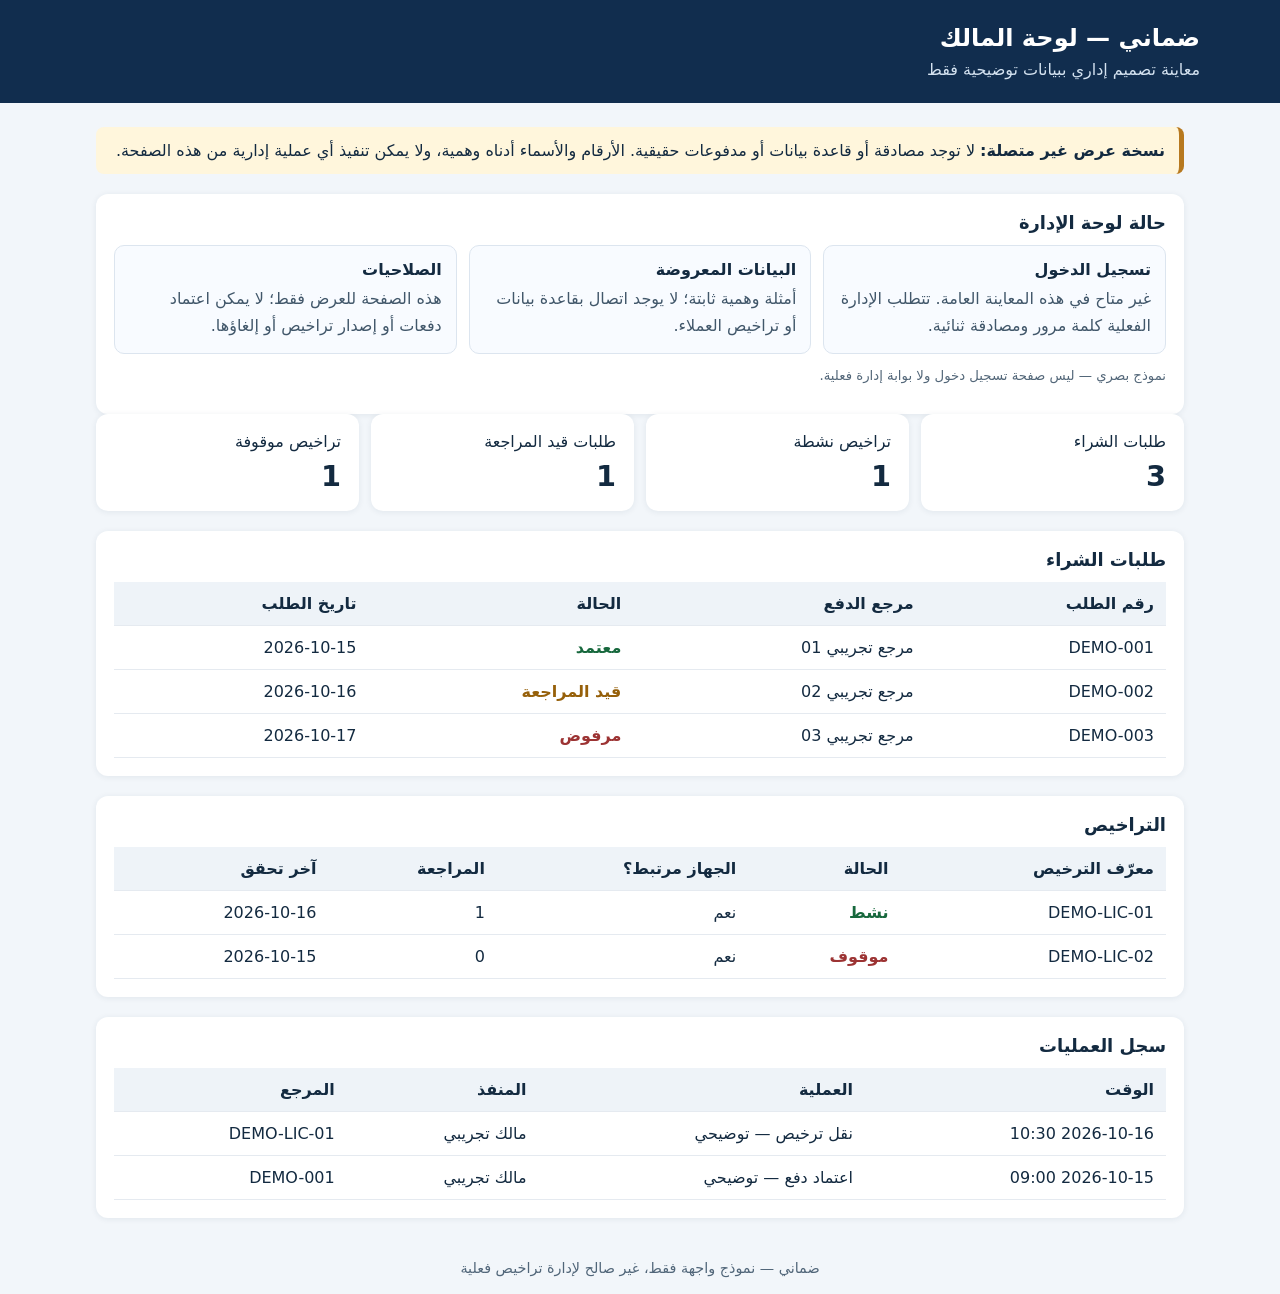
<file: licensing-prototype/owner-preview/index.html>
<!doctype html>
<html lang="ar" dir="rtl">
<head>
<meta charset="utf-8"><meta name="viewport" content="width=device-width,initial-scale=1">
<meta name="robots" content="noindex,nofollow">
<title>ضماني | نموذج لوحة المالك</title>
<style>
:root{font-family:system-ui,-apple-system,"Segoe UI",sans-serif;color-scheme:light}
*{box-sizing:border-box}body{margin:0;background:#f2f6fa;color:#132a40}header{background:#112d4e;color:#fff;padding:24px max(20px,calc((100vw - 1120px)/2))}header h1{margin:0 0 8px;font-size:1.5rem}header p{margin:0;color:#d4e2f0}main{max-width:1120px;margin:auto;padding:24px 16px}.notice{background:#fff6dc;border-right:5px solid #b7791f;padding:14px;border-radius:8px;margin-bottom:20px}.stats{display:grid;grid-template-columns:repeat(auto-fit,minmax(170px,1fr));gap:12px}.stat{background:white;border-radius:12px;padding:18px;box-shadow:0 1px 6px #19304714}.stat strong{display:block;font-size:1.8rem;margin-top:8px}section{background:white;border-radius:12px;margin-top:20px;padding:18px;box-shadow:0 1px 6px #19304714}h2{font-size:1.12rem;margin:0 0 12px}.scroll{overflow:auto}table{width:100%;border-collapse:collapse;min-width:590px}th,td{padding:12px;text-align:right;border-bottom:1px solid #e5eaf0}th{background:#eef3f8}.status{font-weight:700}.ok{color:#17683d}.pending{color:#96600a}.off{color:#9c3333}footer{padding:18px;text-align:center;color:#516679;font-size:.9rem}button{background:#112d4e;color:white;border:0;border-radius:7px;padding:8px 12px;cursor:pointer}button:focus-visible{outline:3px solid #e1aa35}.security{display:grid;grid-template-columns:repeat(auto-fit,minmax(220px,1fr));gap:12px}.security article{border:1px solid #dce5ef;border-radius:10px;padding:14px;background:#f8fbff}.security strong{display:block;margin-bottom:6px}.security p{margin:0;color:#41576a;line-height:1.7}.demo{font-size:.83rem;color:#536779}
</style>
</head>
<body>
<header><h1>ضماني — لوحة المالك</h1><p>معاينة تصميم إداري ببيانات توضيحية فقط</p></header>
<main>
<div class="notice" role="note"><strong>نسخة عرض غير متصلة:</strong> لا توجد مصادقة أو قاعدة بيانات أو مدفوعات حقيقية. الأرقام والأسماء أدناه وهمية، ولا يمكن تنفيذ أي عملية إدارية من هذه الصفحة.</div>
<section aria-label="حالة الإدارة والأمان">
<h2>حالة لوحة الإدارة</h2>
<div class="security">
<article><strong>تسجيل الدخول</strong><p>غير متاح في هذه المعاينة العامة. تتطلب الإدارة الفعلية كلمة مرور ومصادقة ثنائية.</p></article>
<article><strong>البيانات المعروضة</strong><p>أمثلة وهمية ثابتة؛ لا يوجد اتصال بقاعدة بيانات أو تراخيص العملاء.</p></article>
<article><strong>الصلاحيات</strong><p>هذه الصفحة للعرض فقط؛ لا يمكن اعتماد دفعات أو إصدار تراخيص أو إلغاؤها.</p></article>
</div>
<p class="demo">نموذج بصري — ليس صفحة تسجيل دخول ولا بوابة إدارة فعلية.</p>
</section>
<div class="stats" aria-label="مؤشرات توضيحية">
<div class="stat">طلبات الشراء<strong>3</strong></div>
<div class="stat">تراخيص نشطة<strong>1</strong></div>
<div class="stat">طلبات قيد المراجعة<strong>1</strong></div>
<div class="stat">تراخيص موقوفة<strong>1</strong></div>
</div>
<section><h2>طلبات الشراء</h2><div class="scroll"><table><thead><tr><th>رقم الطلب</th><th>مرجع الدفع</th><th>الحالة</th><th>تاريخ الطلب</th></tr></thead><tbody>
<tr><td>DEMO-001</td><td>مرجع تجريبي 01</td><td class="status ok">معتمد</td><td>2026-10-15</td></tr>
<tr><td>DEMO-002</td><td>مرجع تجريبي 02</td><td class="status pending">قيد المراجعة</td><td>2026-10-16</td></tr>
<tr><td>DEMO-003</td><td>مرجع تجريبي 03</td><td class="status off">مرفوض</td><td>2026-10-17</td></tr>
</tbody></table></div></section>
<section><h2>التراخيص</h2><div class="scroll"><table><thead><tr><th>معرّف الترخيص</th><th>الحالة</th><th>الجهاز مرتبط؟</th><th>المراجعة</th><th>آخر تحقق</th></tr></thead><tbody>
<tr><td>DEMO-LIC-01</td><td class="status ok">نشط</td><td>نعم</td><td>1</td><td>2026-10-16</td></tr>
<tr><td>DEMO-LIC-02</td><td class="status off">موقوف</td><td>نعم</td><td>0</td><td>2026-10-15</td></tr>
</tbody></table></div></section>
<section><h2>سجل العمليات</h2><div class="scroll"><table><thead><tr><th>الوقت</th><th>العملية</th><th>المنفذ</th><th>المرجع</th></tr></thead><tbody>
<tr><td>2026-10-16 10:30</td><td>نقل ترخيص — توضيحي</td><td>مالك تجريبي</td><td>DEMO-LIC-01</td></tr>
<tr><td>2026-10-15 09:00</td><td>اعتماد دفع — توضيحي</td><td>مالك تجريبي</td><td>DEMO-001</td></tr>
</tbody></table></div></section>
</main><footer>ضماني — نموذج واجهة فقط، غير صالح لإدارة تراخيص فعلية</footer>
</body></html>
</file>
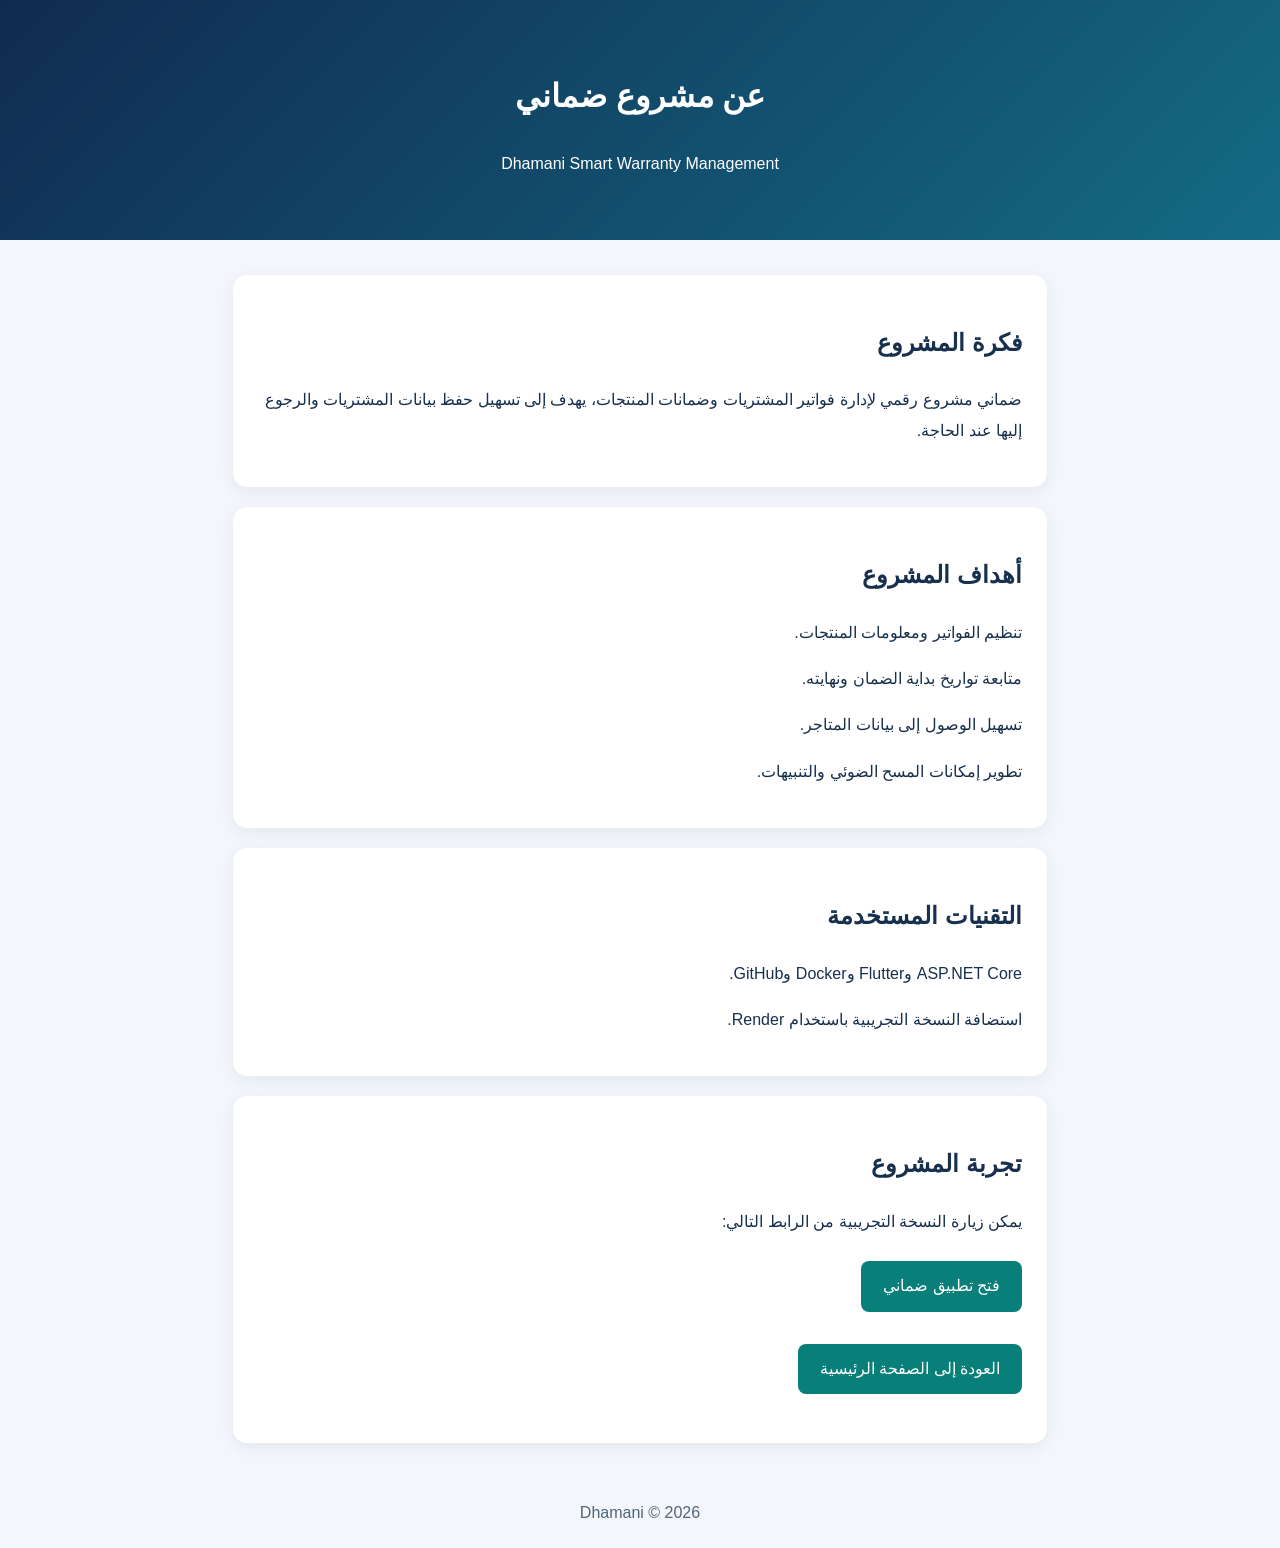
<file: about.html>
<!DOCTYPE html>
<html lang="ar" dir="rtl">
<head>
  <meta charset="UTF-8">
  <meta name="viewport" content="width=device-width, initial-scale=1">
  <title>عن مشروع ضماني</title>
  <style>
    * { box-sizing: border-box; }
    body {
      margin: 0;
      font-family: Tahoma, Arial, sans-serif;
      background: #f3f6fb;
      color: #17304e;
      line-height: 1.9;
    }
    header {
      background: linear-gradient(135deg, #102b50, #146b85);
      color: white;
      text-align: center;
      padding: 45px 20px;
    }
    main {
      max-width: 850px;
      margin: 35px auto;
      padding: 0 18px;
    }
    section {
      background: white;
      padding: 25px;
      margin-bottom: 20px;
      border-radius: 14px;
      box-shadow: 0 4px 16px #102b5012;
    }
    a {
      display: inline-block;
      background: #087f79;
      color: white;
      text-decoration: none;
      padding: 10px 22px;
      border-radius: 8px;
      margin: 8px 0;
    }
    footer {
      text-align: center;
      padding: 20px;
      color: #526579;
    }
  </style>
</head>
<body>
  <header>
    <h1>عن مشروع ضماني</h1>
    <p>Dhamani Smart Warranty Management</p>
  </header>

  <main>
    <section>
      <h2>فكرة المشروع</h2>
      <p>
        ضماني مشروع رقمي لإدارة فواتير المشتريات
        وضمانات المنتجات، يهدف إلى تسهيل حفظ
        بيانات المشتريات والرجوع إليها عند الحاجة.
      </p>
    </section>

    <section>
      <h2>أهداف المشروع</h2>
      <p>تنظيم الفواتير ومعلومات المنتجات.</p>
      <p>متابعة تواريخ بداية الضمان ونهايته.</p>
      <p>تسهيل الوصول إلى بيانات المتاجر.</p>
      <p>تطوير إمكانات المسح الضوئي والتنبيهات.</p>
    </section>

    <section>
      <h2>التقنيات المستخدمة</h2>
      <p>ASP.NET Core وFlutter وDocker وGitHub.</p>
      <p>استضافة النسخة التجريبية باستخدام Render.</p>
    </section>

    <section>
      <h2>تجربة المشروع</h2>
      <p>يمكن زيارة النسخة التجريبية من الرابط التالي:</p>
      <a href="https://dhamani.onrender.com/">
        فتح تطبيق ضماني
      </a>
      <p>
        <a href="index.html">العودة إلى الصفحة الرئيسية</a>
      </p>
    </section>
  </main>

  <footer>Dhamani © 2026</footer>
</body>
</html>
</file>
<file: offline-test/styles.css>
:root{
  --green:#0b6e4f; --green-d:#08573e; --orange:#d97904; --red:#c0392b;
  --bg:#f4f6f5; --card:#ffffff; --ink:#1c2420; --muted:#6b7a72; --line:#e2e8e5;
  --radius:14px;
}
*{box-sizing:border-box}
html,body{margin:0;padding:0}
body{font-family:"Segoe UI",Tahoma,Arial,sans-serif;background:var(--bg);color:var(--ink);padding-bottom:86px}
.topbar{position:sticky;top:0;z-index:20;display:flex;justify-content:space-between;align-items:center;
  background:var(--green);color:#fff;padding:10px 14px}
.brand{display:flex;gap:10px;align-items:center}
.logo{width:38px;height:38px;border-radius:10px;background:#fff;color:var(--green);
  display:flex;align-items:center;justify-content:center;font-size:22px;font-weight:900}
.brand strong{font-size:19px;display:block;line-height:1.1}
.brand small{opacity:.85;font-size:11px;letter-spacing:1px}
.top-actions{display:flex;gap:8px}
.view{max-width:760px;margin:0 auto;padding:14px 12px 30px}
.card{background:var(--card);border:1px solid var(--line);border-radius:var(--radius);
  padding:14px;margin:10px 0;box-shadow:0 1px 2px rgba(0,0,0,.04)}
.muted{color:var(--muted);font-size:13px}
h2{margin:6px 0 10px;font-size:20px}
h3{margin:8px 0;font-size:16px}
.btn{display:inline-block;border:0;border-radius:10px;padding:10px 16px;font-size:15px;cursor:pointer;
  background:var(--green);color:#fff;text-decoration:none;text-align:center}
.btn:active{transform:scale(.98)}
.btn.block{width:100%;margin-top:10px}
.btn.ghost{background:rgba(255,255,255,.15);color:#fff;padding:7px 12px;font-size:13px}
.btn.secondary{background:#e8efec;color:var(--green-d)}
.btn.danger{background:var(--red)}
.btn.small{padding:6px 10px;font-size:13px}
.btn:disabled{opacity:.5}
input,select,textarea{width:100%;padding:10px;border:1px solid var(--line);border-radius:10px;
  font-size:15px;font-family:inherit;background:#fff;margin:4px 0 10px}
label{font-size:13px;color:var(--muted);display:block;margin-top:6px}
textarea{min-height:70px;resize:vertical}
.grid2{display:grid;grid-template-columns:1fr 1fr;gap:10px}
.stats{display:grid;grid-template-columns:repeat(3,1fr);gap:10px}
.stat{background:var(--card);border:1px solid var(--line);border-radius:var(--radius);
  padding:12px 8px;text-align:center;text-decoration:none;color:var(--ink)}
.stat b{font-size:22px;display:block}
.stat span{font-size:12px;color:var(--muted)}
.stat.green b{color:var(--green)} .stat.orange b{color:var(--orange)} .stat.red b{color:var(--red)}
.row{display:flex;gap:10px;align-items:center;justify-content:space-between}
.list-item{display:block;background:var(--card);border:1px solid var(--line);border-radius:var(--radius);
  padding:12px;margin:8px 0;text-decoration:none;color:var(--ink)}
.badge{display:inline-block;font-size:12px;padding:3px 10px;border-radius:20px;color:#fff;background:#999}
.badge.active{background:var(--green)} .badge.expiring{background:var(--orange)}
.badge.critical{background:var(--orange)} .badge.expired{background:var(--red)} .badge.none{background:#999}
.pill{font-size:12px;background:#eef4f1;border-radius:16px;padding:3px 10px;margin:2px;display:inline-block}
.tabbar{position:fixed;bottom:0;right:0;left:0;z-index:20;background:#fff;border-top:1px solid var(--line);
  display:flex;justify-content:space-around;padding:6px 4px calc(8px + env(safe-area-inset-bottom))}
.tabbar a{flex:1;text-align:center;text-decoration:none;color:var(--muted);font-size:20px;display:flex;
  flex-direction:column;align-items:center;gap:2px;padding:4px}
.tabbar a span{font-size:11px}
.tabbar a.on{color:var(--green);font-weight:700}
.tabbar a.fab{color:var(--green)}
.hidden{display:none!important}
.toast{position:fixed;bottom:90px;right:50%;transform:translateX(50%);background:#222;color:#fff;
  padding:10px 18px;border-radius:24px;font-size:14px;opacity:0;transition:opacity .3s;z-index:50;max-width:90vw}
.toast.show{opacity:1}
.qrbox{text-align:center}
.qrbox img,.qrbox canvas,.qrbox table{margin:0 auto}
table.data{width:100%;border-collapse:collapse;font-size:14px}
table.data td,table.data th{border:1px solid var(--line);padding:6px 8px;text-align:right}
table.data th{background:#f0f4f2}
.warn{background:#fff7e8;border:1px solid #f0d48a;border-radius:10px;padding:10px;margin:8px 0;font-size:14px}
.err{background:#fdecea;border:1px solid #f2a9a0;border-radius:10px;padding:10px;margin:8px 0;font-size:14px}
.okbox{background:#e9f7ef;border:1px solid #9ed9b4;border-radius:10px;padding:10px;margin:8px 0;font-size:14px}
.field-review{border:1px dashed var(--orange);border-radius:10px;padding:8px;margin:6px 0}
.field-review.low{border-color:var(--red);background:#fff5f4}
video.scan{width:100%;border-radius:12px;background:#000}
.steps{display:flex;gap:6px;margin:10px 0}
.steps div{flex:1;text-align:center;font-size:12px;padding:6px;border-radius:8px;background:#e8efec;color:var(--muted)}
.steps div.on{background:var(--green);color:#fff}
.kv{display:flex;justify-content:space-between;gap:8px;padding:5px 0;border-bottom:1px dashed var(--line);font-size:14px}
.kv b{font-weight:600}
.callrow{display:flex;gap:8px;margin-top:10px;flex-wrap:wrap}
@media(min-width:700px){.stats{grid-template-columns:repeat(6,1fr)}}
.sitefoot{max-width:760px;margin:18px auto 0;padding:12px;text-align:center;color:var(--muted);font-size:13px}
.sitefoot a{color:var(--green-d);text-decoration:none;margin:0 6px}
.sitefoot a:hover{text-decoration:underline}
</file>
